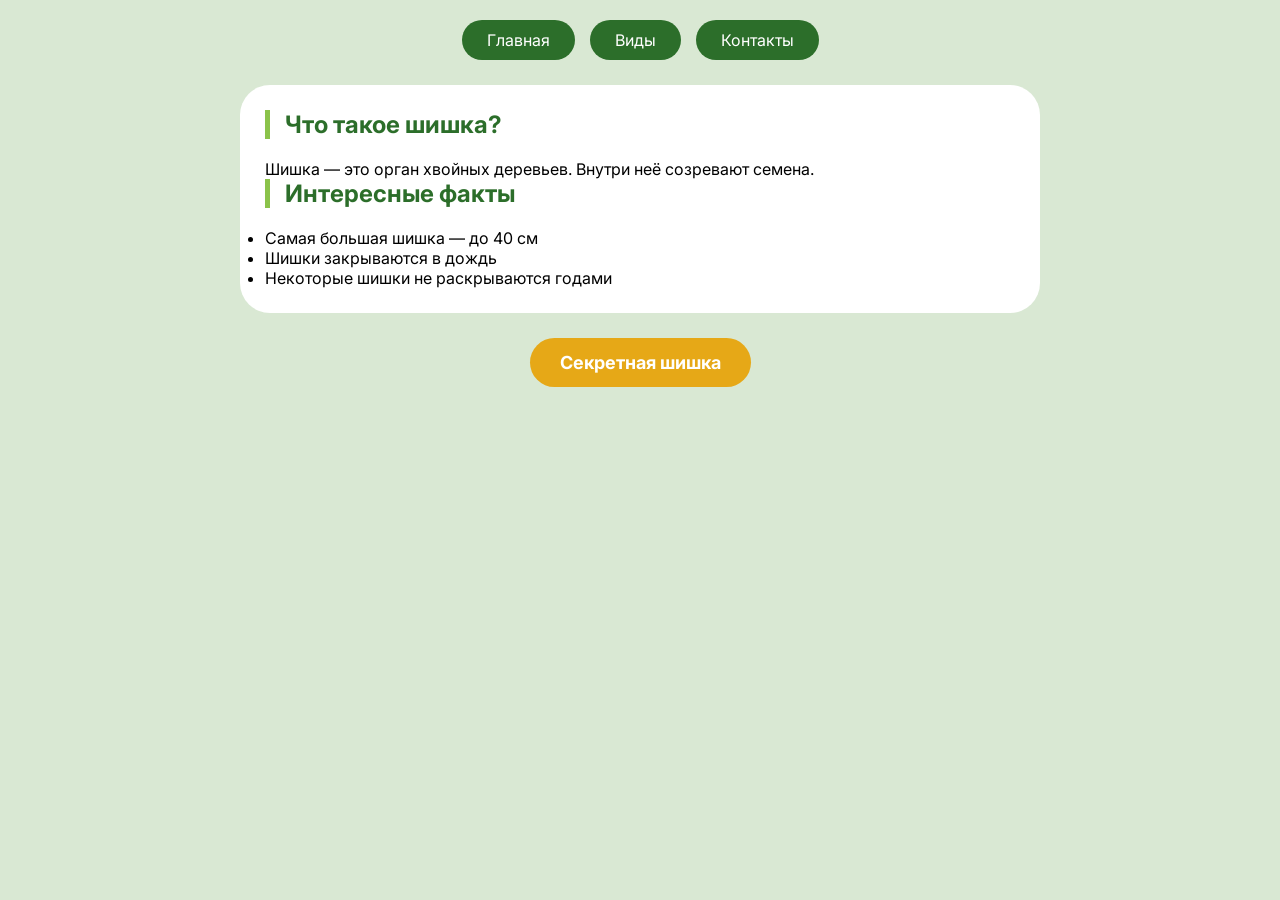
<file: index.html>
<!DOCTYPE html>
<html lang="ru">
<head>
    <meta charset="UTF-8">
    <meta name="viewport" content="width=device-width, initial-scale=1.0">
    <title>Главная - Всё про шишки</title>
    <link rel="stylesheet" href="style.css">
</head>
<body>
    <main>
        <nav class="main-nav">
            <ul>
                <li><a href="index.html">Главная</a></li>
                <li><a href="list.html">Виды</a></li>
                <li><a href="contact.html">Контакты</a></li>
            </ul>
        </nav>

        <div class="page">
            <h2>Что такое шишка?</h2>
            <p>Шишка — это орган хвойных деревьев. Внутри неё созревают семена.</p>

            <h2>Интересные факты</h2>
            <ul>
                <li>Самая большая шишка — до 40 см</li>
                <li>Шишки закрываются в дождь</li>
                <li>Некоторые шишки не раскрываются годами</li>
            </ul>
        </div>
    </main>

    <button class="secret-btn" onclick="location.href='secret.html'">Секретная шишка</button>
</body>
</html>
</file>
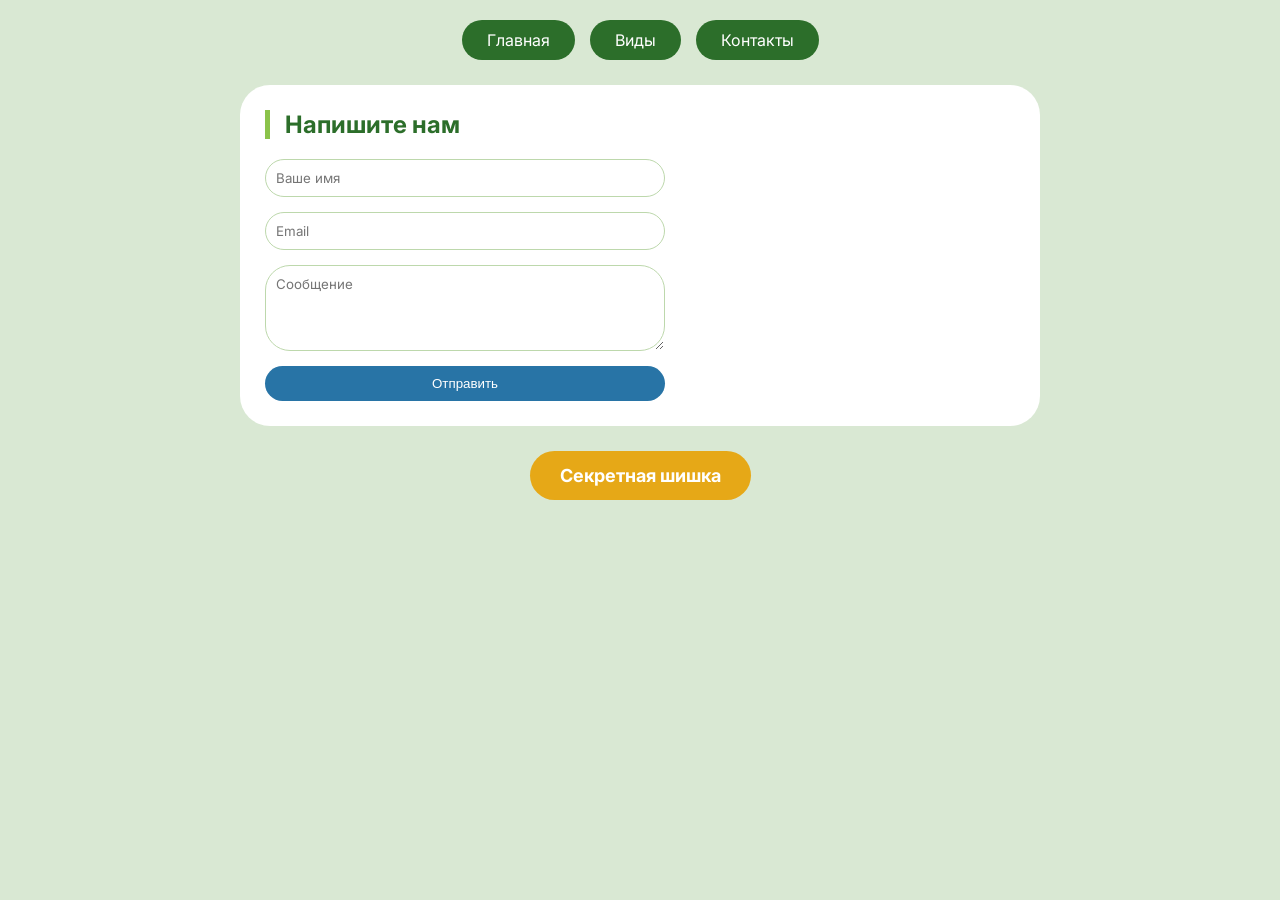
<file: contact.html>
<!DOCTYPE html>
<html lang="ru">
<head>
    <meta charset="UTF-8">
    <meta name="viewport" content="width=device-width, initial-scale=1.0">
    <title>Контакты</title>
    <link rel="stylesheet" href="style.css">
</head>
<body>
    <main>
        <nav class="main-nav">
            <ul>
                <li><a href="index.html">Главная</a></li>
                <li><a href="list.html">Виды</a></li>
                <li><a href="contact.html">Контакты</a></li>
            </ul>
        </nav>

        <div class="page">
            <h2>Напишите нам</h2>
            <form class="contact-form">
                <input type="text" placeholder="Ваше имя">
                <input type="text" placeholder="Email">
                <textarea rows="4" placeholder="Сообщение"></textarea>
                <button type="submit">Отправить</button>
            </form>
        </div>
    </main>

    <button class="secret-btn" onclick="location.href='secret.html'">Секретная шишка</button>
</body>
</html>
</file>
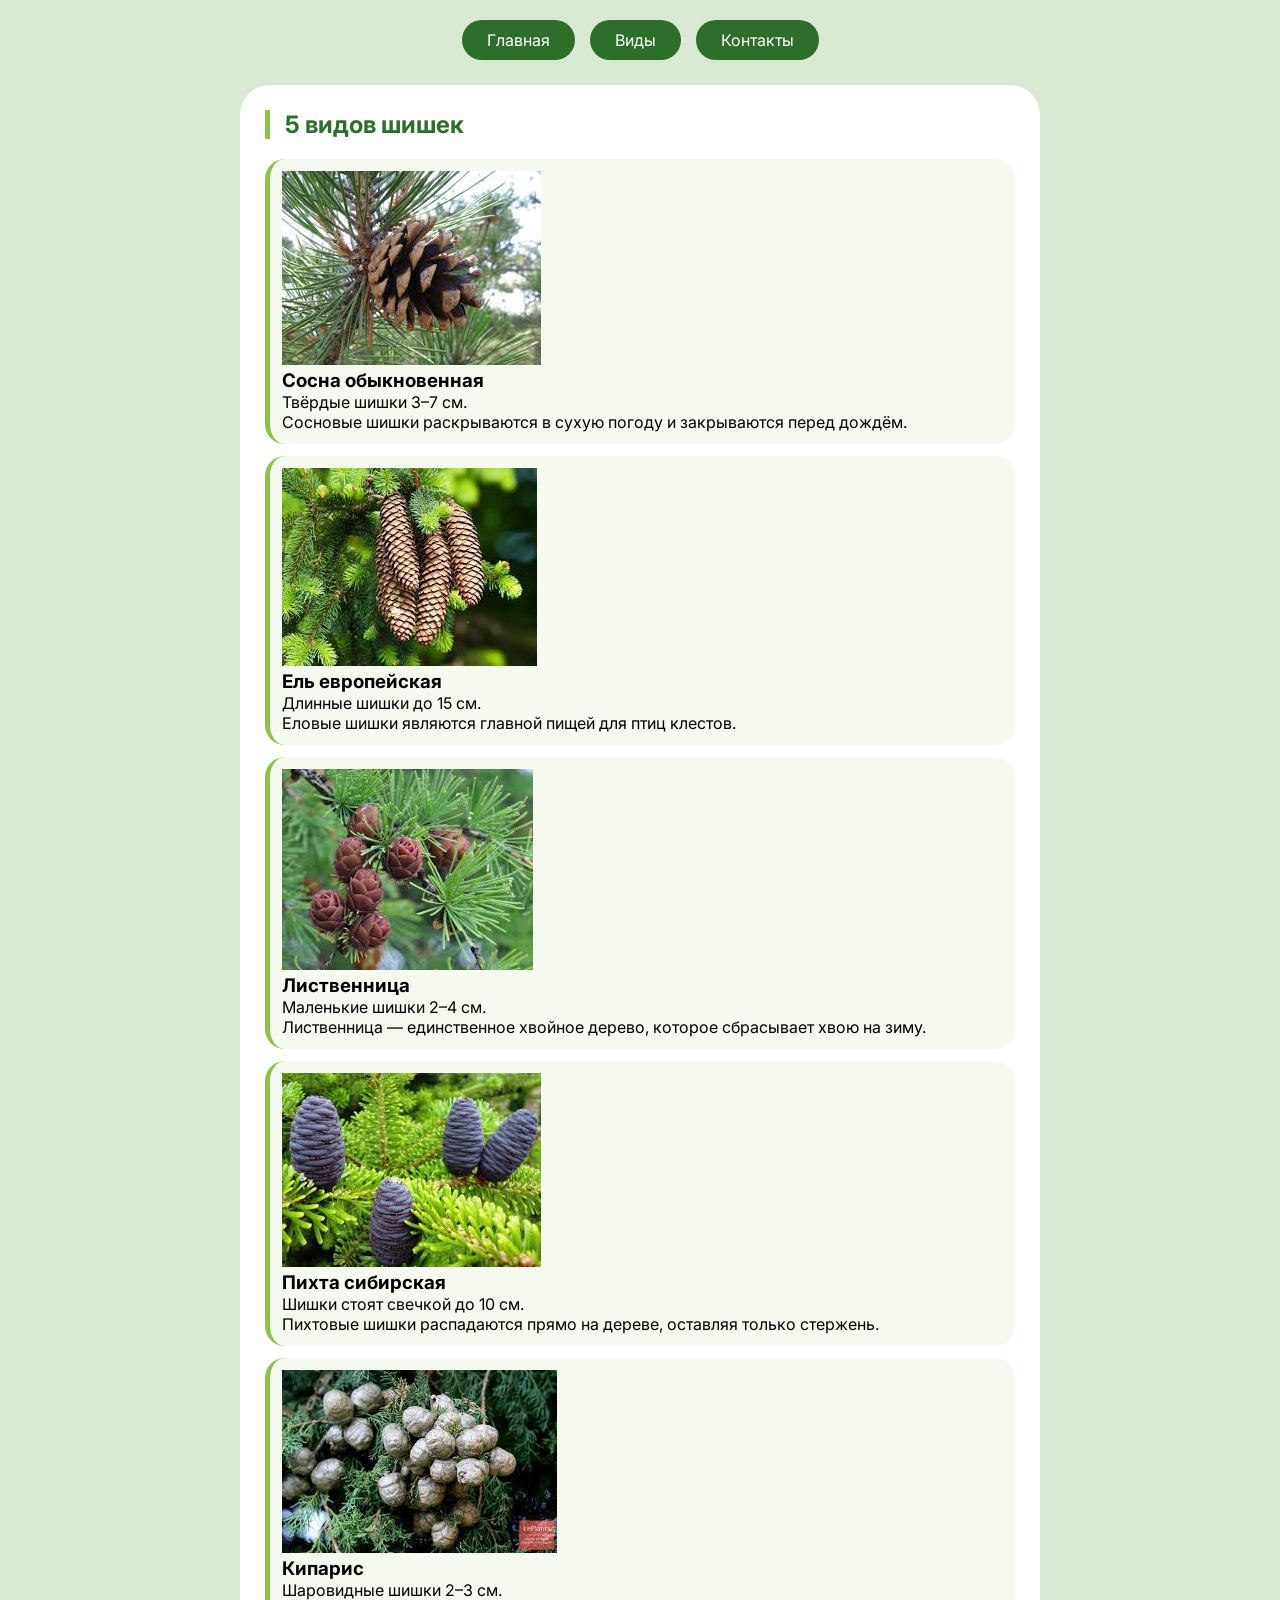
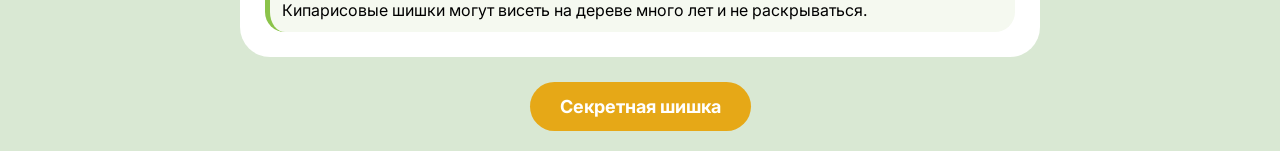
<file: list.html>
<!DOCTYPE html>
<html lang="ru">
<head>
    <meta charset="UTF-8">
    <meta name="viewport" content="width=device-width, initial-scale=1.0">
    <title>Виды шишек</title>
    <link rel="stylesheet" href="style.css">
</head>
<body>
    <main>
        <nav class="main-nav">
            <ul>
                <li><a href="index.html">Главная</a></li>
                <li><a href="list.html">Виды</a></li>
                <li><a href="contact.html">Контакты</a></li>
            </ul>
        </nav>

        <div class="page">
            <h2>5 видов шишек</h2>
            <div class="spisok">
                <div class="punkt">
                    <img src="сосна.jpg" alt="Сосна" class="punkt-img">
                    <div>
                        <h3>Сосна обыкновенная</h3>
                        <p>Твёрдые шишки 3–7 см.</p>
                        <p class="opisanie">Сосновые шишки раскрываются в сухую погоду и закрываются перед дождём.</p>
                    </div>
                </div>
                <div class="punkt">
                    <img src="ель.jpg" alt="Ель" class="punkt-img">
                    <div>
                        <h3>Ель европейская</h3>
                        <p>Длинные шишки до 15 см.</p>
                        <p class="opisanie">Еловые шишки являются главной пищей для птиц клестов.</p>
                    </div>
                </div>
                <div class="punkt">
                    <img src="лиственница.jpg" alt="Лиственница" class="punkt-img">
                    <div>
                        <h3>Лиственница</h3>
                        <p>Маленькие шишки 2–4 см.</p>
                        <p class="opisanie">Лиственница — единственное хвойное дерево, которое сбрасывает хвою на зиму.</p>
                    </div>
                </div>
                <div class="punkt">
                    <img src="пихта.jpg" alt="Пихта" class="punkt-img">
                    <div>
                        <h3>Пихта сибирская</h3>
                        <p>Шишки стоят свечкой до 10 см.</p>
                        <p class="opisanie">Пихтовые шишки распадаются прямо на дереве, оставляя только стержень.</p>
                    </div>
                </div>
                <div class="punkt">
                    <img src="кипарис.jpg" alt="Кипарис" class="punkt-img">
                    <div>
                        <h3>Кипарис</h3>
                        <p>Шаровидные шишки 2–3 см.</p>
                        <p class="opisanie">Кипарисовые шишки могут висеть на дереве много лет и не раскрываться.</p>
                    </div>
                </div>
            </div>
        </div>
    </main>

    <button class="secret-btn" onclick="location.href='secret.html'">Секретная шишка</button>
</body>
</html>
</file>
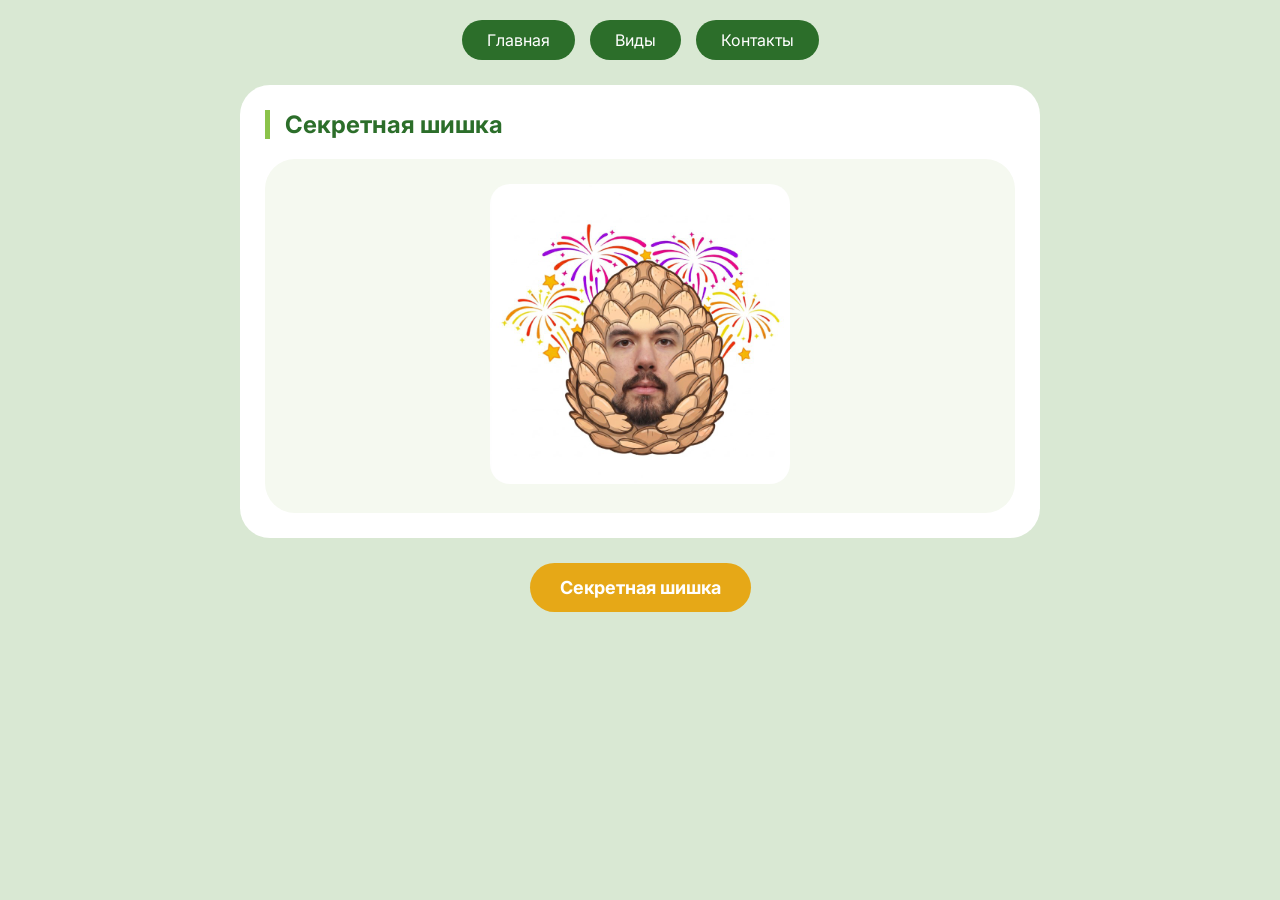
<file: secret.html>
<!DOCTYPE html>
<html lang="ru">
<head>
    <meta charset="UTF-8">
    <meta name="viewport" content="width=device-width, initial-scale=1.0">
    <title>Секретная шишка</title>
    <link rel="stylesheet" href="style.css">
</head>
<body>
    <main>
        <nav class="main-nav">
            <ul>
                <li><a href="index.html">Главная</a></li>
                <li><a href="list.html">Виды</a></li>
                <li><a href="contact.html">Контакты</a></li>
            </ul>
        </nav>

        <div class="page">
            <h2>Секретная шишка</h2>
            <div class="secret-card">
                <img src="5203927022202197630.jpg" alt="Секретная шишка" class="secret-img">
            </div>
        </div>
    </main>

    <button class="secret-btn" onclick="location.href='secret.html'">Секретная шишка</button>
</body>
</html>
</file>
<file: style.css>
@import url('https://fonts.googleapis.com/css2?family=Inter&display=swap');

* {
    margin: 0;
    padding: 0;
    box-sizing: border-box;
}

body {
    font-family: 'Inter', sans-serif;
    background: #d9e8d3;
    padding: 20px;
}

main {
    max-width: 800px;
    margin: 0 auto;
}

.main-nav ul {
    list-style: none;
    display: flex;
    justify-content: center;
    gap: 15px;
    margin-bottom: 25px;
    flex-wrap: wrap;
}

.main-nav a {
    display: block;
    background: #2c6e2a;
    color: white;
    text-decoration: none;
    padding: 10px 25px;
    border-radius: 40px;
    transition: 0.1s;
}

.main-nav a:hover {
    background: #ffcc66;
    color: #2c6e2a;
}

.main-nav a:active {
    background: #b8860b;
    transform: scale(0.95);
}

.page {
    background: white;
    padding: 25px;
    border-radius: 30px;
}

h2 {
    color: #2c6e2a;
    margin-bottom: 20px;
    border-left: 5px solid #8bc34a;
    padding-left: 15px;
}

.spisok {
    display: flex;
    flex-direction: column;
    gap: 12px;
}

.punkt {
    background: #f5f9f0;
    padding: 12px;
    border-radius: 20px;
    border-left: 5px solid #8bc34a;
    transition: 0.1s;
}

.punkt:hover {
    background: #e8f0e0;
    transform: translateX(5px);
}

.punkt:active {
    background: #d0e0c4;
    transform: translateX(2px);
}

.secret-card {
    background: #f5f9f0;
    border-radius: 30px;
    padding: 25px;
    text-align: center;
}

.secret-img {
    width: 300px;
    height: 300px;
    object-fit: cover;
    border-radius: 20px;
    background: #d0dcc4;
}

.secret-btn {
    display: block;
    background: #e6a817;
    color: white;
    border: none;
    padding: 14px 30px;
    border-radius: 50px;
    font-size: 18px;
    font-weight: bold;
    cursor: pointer;
    margin: 25px auto 0;
    width: fit-content;
    font-family: 'Inter', sans-serif;
    transition: 0.2s;
}

.secret-btn:hover {
    background: #cc8f0a;
    transform: scale(1.05);
}

.secret-btn:active {
    background: #b37a08;
    transform: scale(0.95);
}

.contact-form {
    display: flex;
    flex-direction: column;
    gap: 15px;
    max-width: 400px;
}

.contact-form input, .contact-form textarea {
    padding: 10px;
    border: 1px solid #bdd8ac;
    border-radius: 25px;
    font-family: inherit;
}

.contact-form button {
    background: #2874a6;
    color: white;
    border: none;
    padding: 10px;
    border-radius: 40px;
    cursor: pointer;
}

.contact-form button:hover {
    background: #1a5a82;
}

@media (max-width: 600px) {
    body {
        padding: 10px;
    }
    .page {
        padding: 15px;
    }
    .secret-img {
        width: 200px;
        height: 200px;
    }
}
</file>
